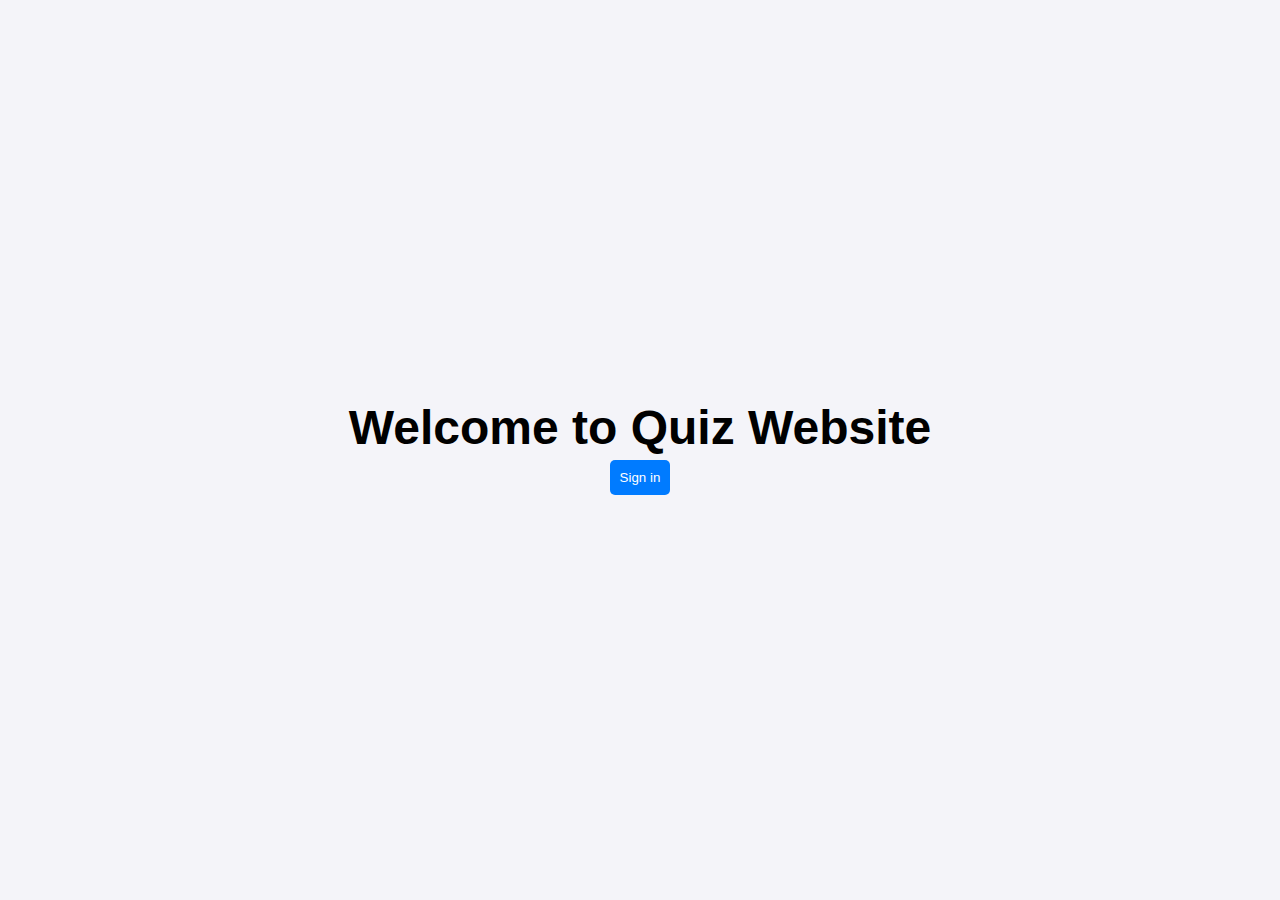
<file: index.html>
<!DOCTYPE html>
<html lang="en">
  <head>
    <meta charset="UTF-8" />
    <meta name="viewport" content="width=device-width, initial-scale=1.0" />
    <title>Quiz Website</title>
    <link rel="stylesheet" href="style.css" />
  </head>
  <body>
    <div class="container">
        <!-- Landing page / Dashboard -->
        <h1 class="heading">Welcome to Quiz Website</h1>
        <button id="signin-btn" class="btn">Sign in</button>
    </div>
    <script src="index.js"></script>
  </body>
  <script>

  </script>
</html>
</file>
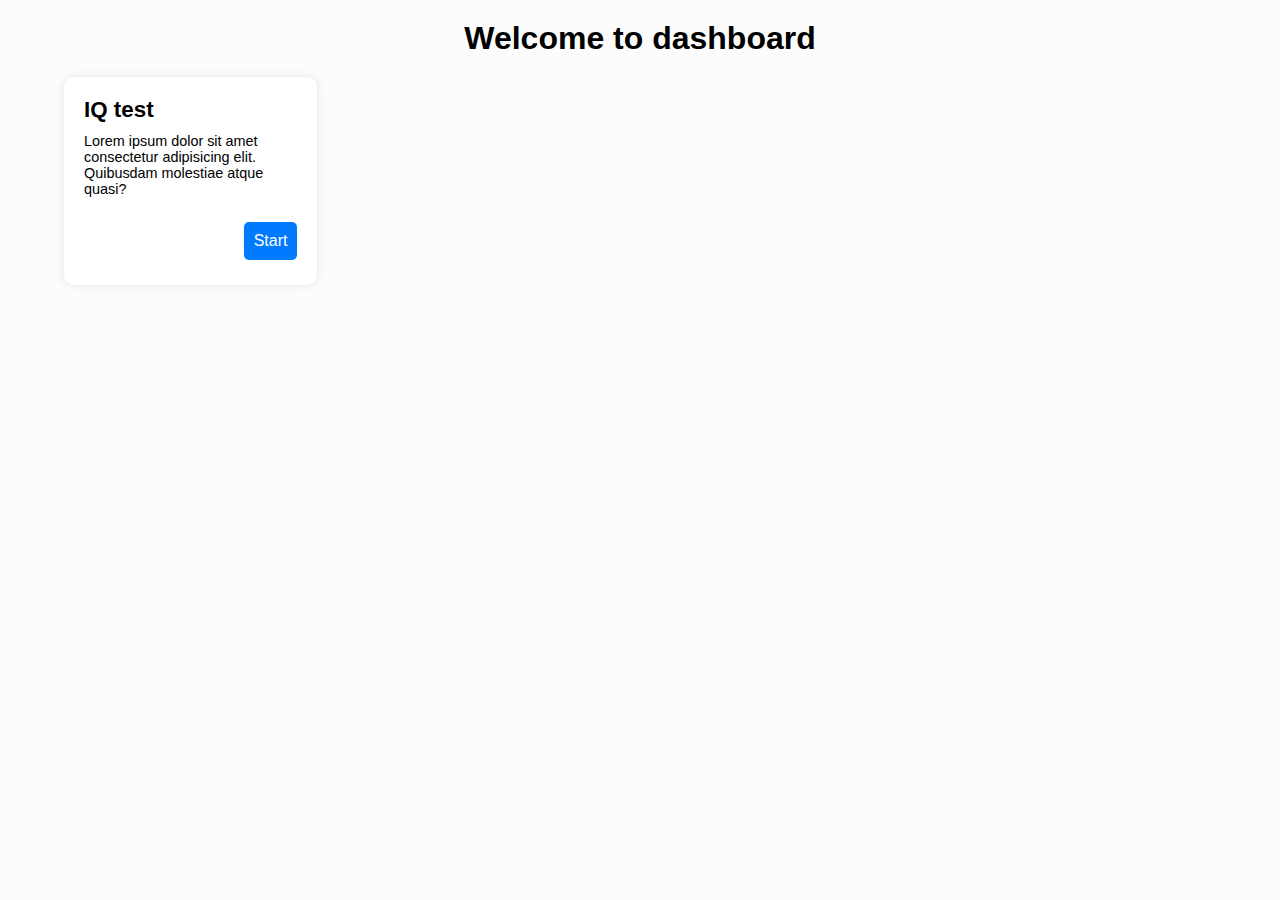
<file: other-pages/dashboard.html>
<!DOCTYPE html>
<html lang="en">
  <head>
    <meta charset="UTF-8" />
    <meta name="viewport" content="width=device-width, initial-scale=1.0" />
    <title>dashboard</title>
    <link rel="stylesheet" href="../style.css" />
  </head>
  <body>
    <div id="dashboard">
      <h1 class="heading">Welcome to dashboard</h1>
      <div class="card-group">
        <div class="card">
          <h2>IQ test</h2>
          <p>
            Lorem ipsum dolor sit amet consectetur adipisicing elit. Quibusdam
            molestiae atque quasi?
          </p>
          <div class="btn-group">
            <div id="btn-start" class="btn">Start</div>
            <!-- <div id="btn-score" class="btn">Score</div> -->
          </div>
        </div>
      </div>
    </div>
    <script src="../index.js"></script>
  </body>
</html>
</file>
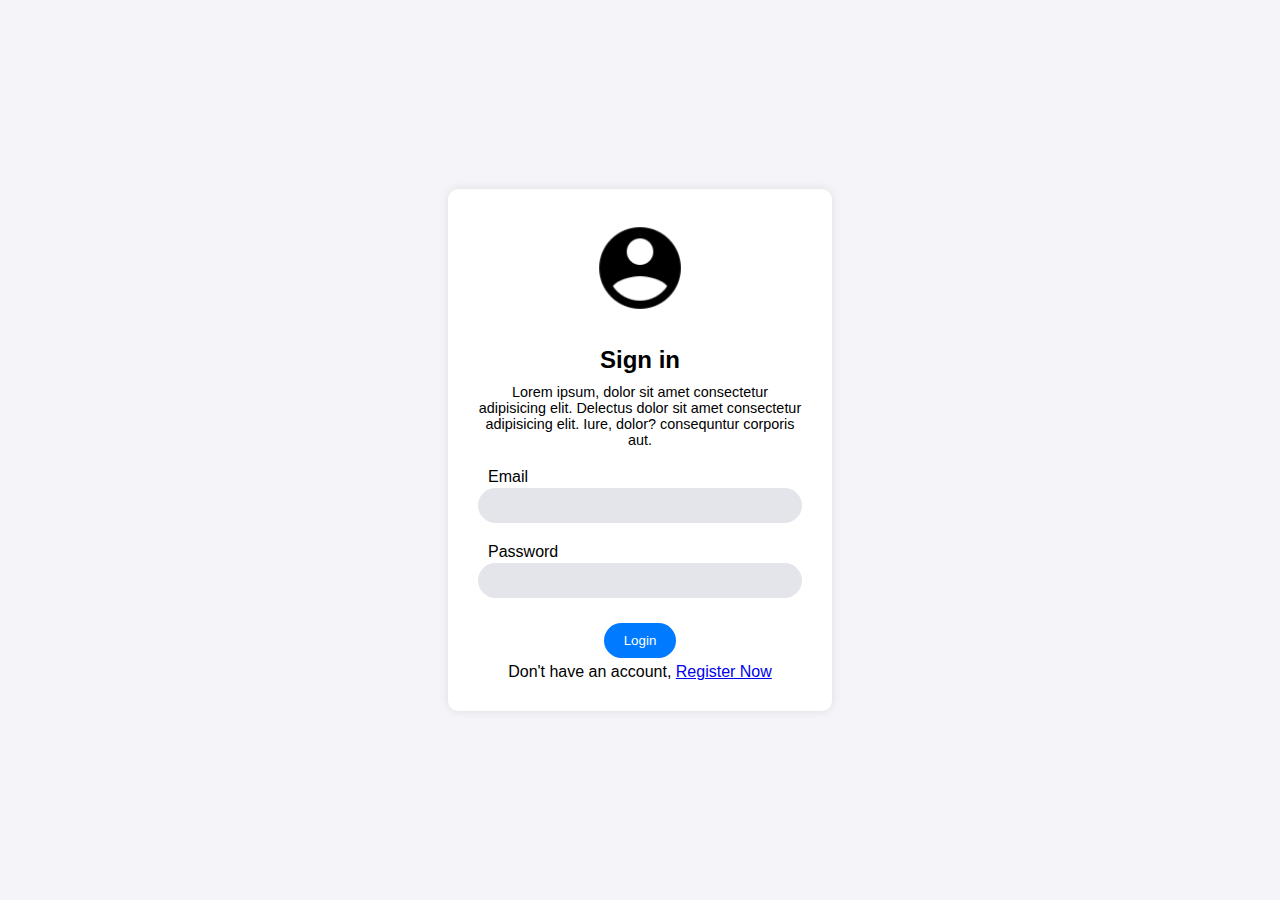
<file: other-pages/login.html>
<!DOCTYPE html>
<html lang="en">
  <head>
    <meta charset="UTF-8" />
    <meta name="viewport" content="width=device-width, initial-scale=1.0" />
    <title>Login</title>
    <link rel="stylesheet" href="../style.css" />
  </head>
  <body>
    <div class="login-container">
      <div class="login-section">
      <div class="profile">
        <img src="../profile.png" alt="" />
      </div>
        <div class="heading">
          <h2>Sign in</h2>
          <p>
            Lorem ipsum, dolor sit amet consectetur adipisicing elit. Delectus
            dolor sit amet consectetur adipisicing elit. Iure, dolor?
            consequntur corporis aut.
          </p>
        </div>
        <form id="login-form" class="form" action="">
          <div class="my-input">
            <label for="email">Email</label>
            <input id="email" type="email" name="name" autocomplete="off" required/>
          </div>
          <div class="my-input">
            <label for="password">Password</label>
            <input id="password" type="password" name="name" autocomplete="off" required/>
          </div>
          <div class="btn-group">
            <button class="sign-up btn">Login</button>
          </div>
          <p class="login-link">
            Don't have an account, <a href="register.html">Register Now</a>
          </p>
        </form>
      </div>
    </div>
    <script src="../index.js"></script>
  </body>
</html>
</file>
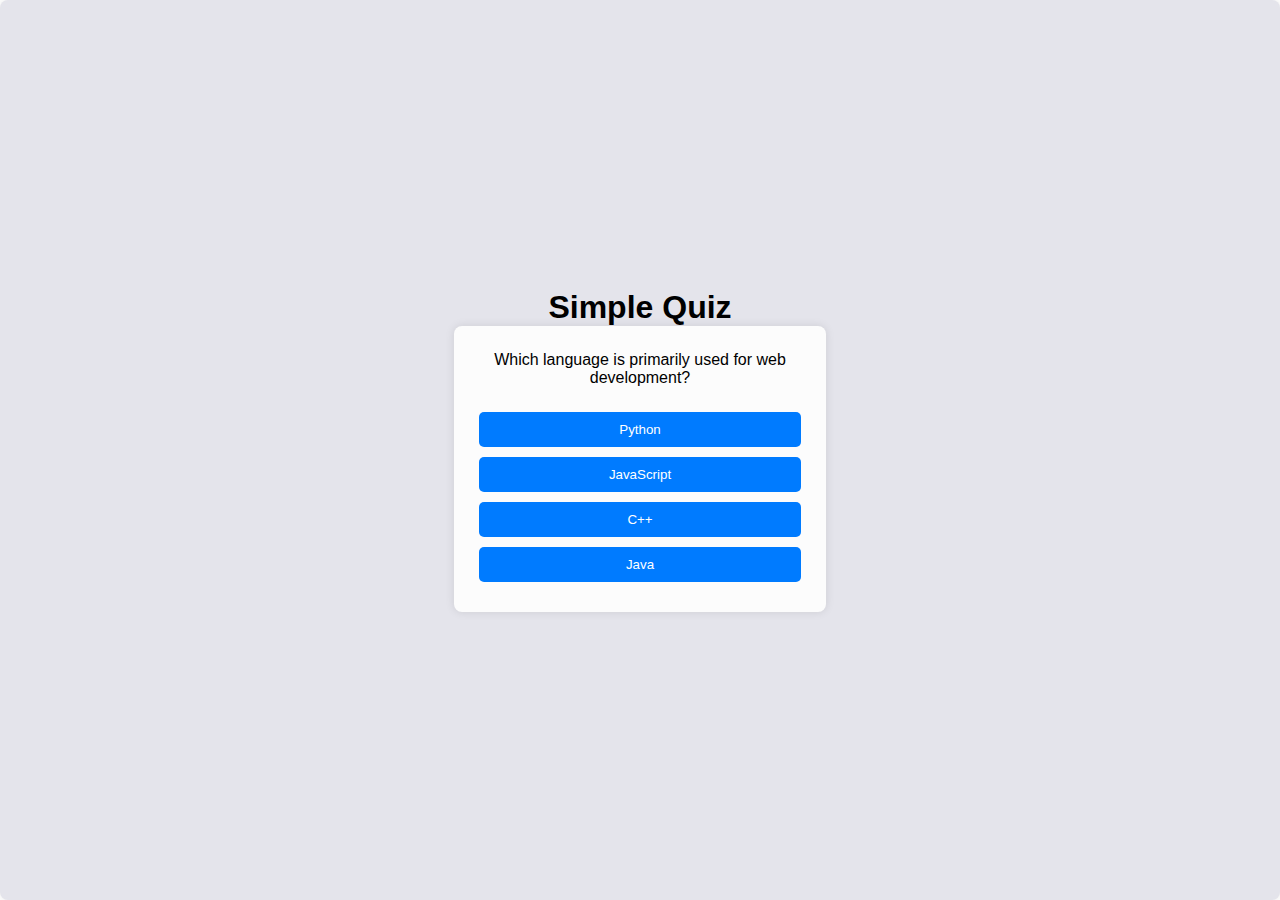
<file: other-pages/quiz.html>
<!DOCTYPE html>
<html lang="en">
<head>
    <meta charset="UTF-8">
    <meta name="viewport" content="width=device-width, initial-scale=1.0">
    <title>Document</title>
    <link rel="stylesheet" href="../style.css">
</head>
<body>
    <div id="quiz-container">
        <h1>Simple Quiz</h1>
        <div class="quiz-card">
            <div id="question">Questions text goes here</div>
            <div id="answer-btn" class="btn-container">
                <!-- Answer buttons -->
            </div>
        </div>
    </div>
    <script src="../index.js"></script>
</body>
</html>
</file>
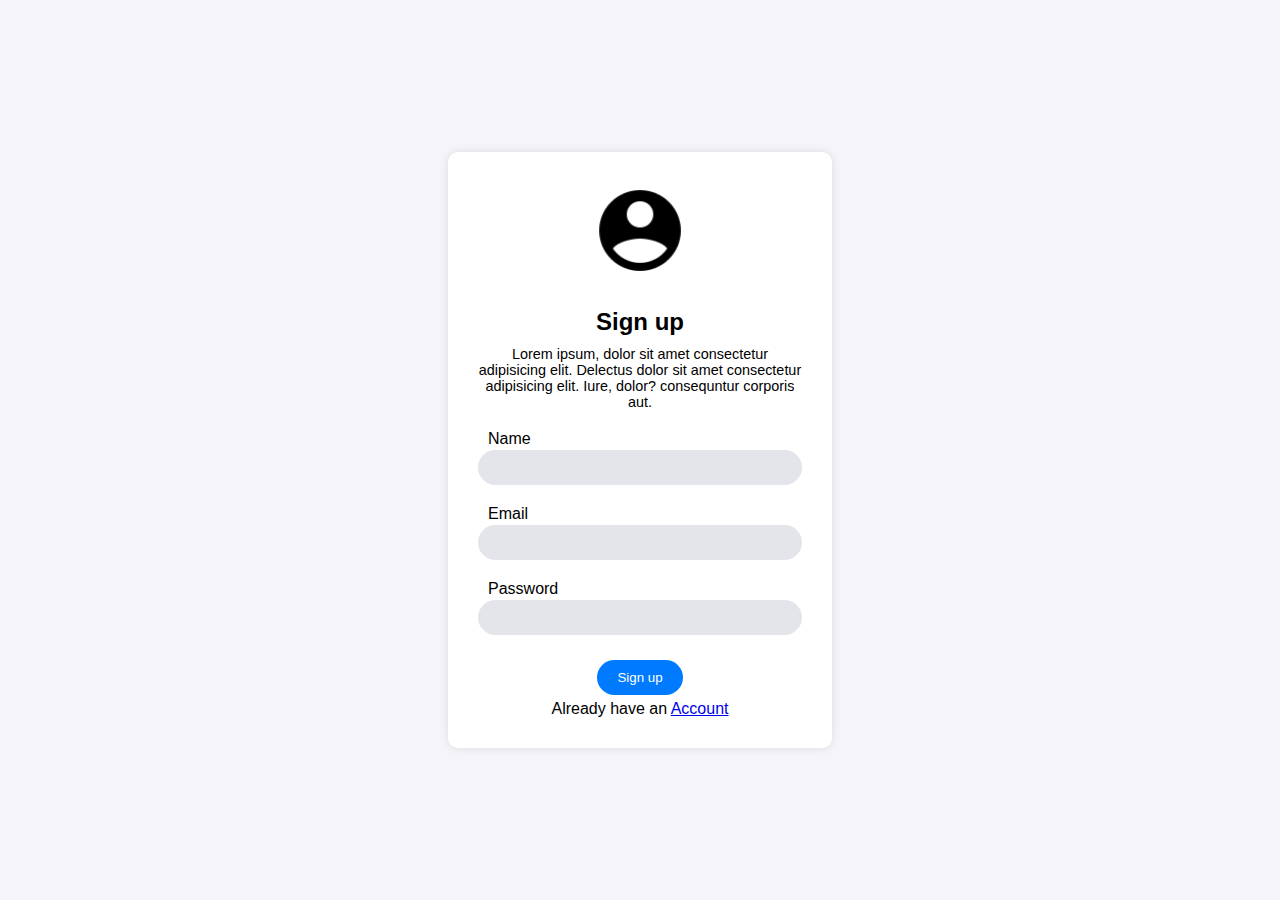
<file: other-pages/register.html>
<!DOCTYPE html>
<html lang="en">
  <head>
    <meta charset="UTF-8" />
    <meta name="viewport" content="width=device-width, initial-scale=1.0" />
    <title>Register</title>
    <link rel="stylesheet" href="../style.css" />
  </head>
  <body>
    <div class="login-container">
      <div class="login-section">
        <div class="profile">
          <img src="../profile.png" alt="" />
        </div>
        <div class="heading">
          <h2>Sign up</h2>
          <p>
            Lorem ipsum, dolor sit amet consectetur adipisicing elit. Delectus
            dolor sit amet consectetur adipisicing elit. Iure, dolor?
            consequntur corporis aut.
          </p>
        </div>
        <form id="register-form" class="form" action="">
          <div class="my-input">
            <label for="username">Name</label>
            <input
              id="username"
              type="text"
              name="name"
              autocomplete="off"
              required
            />
          </div>

          <div class="my-input">
            <label for="email">Email</label>
            <input
              id="email"
              type="email"
              name="name"
              autocomplete="off"
              required
            />
          </div>
          <div class="my-input">
            <label for="password">Password</label>
            <input id="password" type="password" name="name" autocomplete="off"
            / required>
          </div>
          <div class="btn-group">
            <button class="btn sign-up">Sign up</button>
          </div>
          <p class="login-link">
            Already have an <a href="login.html">Account</a>
          </p>
        </form>
      </div>
    </div>
    <script src="../index.js"></script>
  </body>
</html>
</file>
<file: style.css>
* {
  margin: 0;
  padding: 0;
  box-sizing: border-box;
  font-family: Arial, sans-serif;
}

html,
body {
  height: 100%;
  width: 100%;
}

.container {
  display: flex;
  justify-content: center;
  align-items: center;
  height: 100vh;
  margin: 0;
  background-color: #f4f4f9;
  flex-direction: column;
}

.container .heading {
  font-size: 3rem;
}

/* Register */
.login-container {
  width: 100%;
  height: 100vh;
  background-color: #f4f4f9;
  display: flex;
  justify-content: center;
  align-items: center;
}

.login-section {
  width: 30%;
  padding: 30px;
  border-radius: 10px;
  box-shadow: 0 0 10px rgba(0, 0, 0, 0.1);
  background-color: white;
}

.profile {
  width: 30%;
  margin: auto;
}

.profile img {
  width: 100%;
}

.login-section .heading {
  margin-top: 25px;
  text-align: center;
}

.login-section .heading h2 {
  margin-bottom: 10px;
}

.login-section .heading p {
  font-size: 0.9rem;
  margin-bottom: 20px;
}

#register-form .my-input,
#login-form .my-input {
  margin: 20px 0;
}

#register-form .my-input label,
#login-form .my-input label {
  display: block;
  padding-left: 10px;
  margin-bottom: 2px;
}

#register-form .my-input input,
#login-form .my-input input {
  width: 100%;
  background-color: #e4e4eb;
  padding: 10px;
  border: none;
  border-radius: 30px;
}

#register-form .btn-group,
#login-form .btn-group {
  display: flex;
  justify-content: center;
  border-radius: 40px;
}

#register-form .btn,
#login-form .btn {
  border-radius: 40px;
  padding: 10px 20px;
}

.login-link {
  text-align: center;
}

/* Quiz */
#quiz-container {
  width: 400px;
  background: #fff;
  border-radius: 8px;
  box-shadow: 0 0 10px rgba(0, 0, 0, 0.1);
  padding: 20px;
  text-align: center;
}

.btn-container {
  display: flex;
  flex-direction: column;
}

.btn {
  background: #007bff;
  border: none;
  color: white;
  padding: 10px;
  margin: 5px 0;
  border-radius: 5px;
  cursor: pointer;
}

.btn:hover {
  background: #0056b3;
}

.d-none {
  display: none;
}

/* Dashboard */
#dashboard {
  width: 100%;
  height: 100vh;
  background-color: #fcfcfc;
  padding: 20px 0;
}

#dashboard .heading {
  margin-bottom: 20px;
  text-align: center;
}

#dashboard .card-group {
  width: 90%;
  margin: auto;
  display: flex;
}

#dashboard .card {
  width: 22%;
  padding: 20px;
  border-radius: 10px;
  background-color: white;
  box-shadow: 0 0 10px rgba(0, 0, 0, 0.1);
}

#dashboard .card h2 {
  font-size: 1.4rem;
  margin-bottom: 10px;
}

#dashboard .card p {
  font-size: 0.9rem;
  font-weight: 400;
  padding-bottom: 20px;
}

#dashboard .card .btn-group {
  display: flex;
  justify-content: flex-end;
  gap: 0.8rem;
}

#quiz-container{
  width: 100%;
  height: 100vh;
  display: flex;
  justify-content: center;
  align-items: center;
  flex-direction: column;
  background-color: #e4e4eb;
}

.quiz-card #question{
  font-size: 1rem;
  margin-bottom: 20px;
}


.quiz-card{
  width:30%;
  padding:25px;
  border-radius:8px;
  background-color: #fcfcfc;
  box-shadow: 0 0 10px rgba(0, 0, 0, 0.1);
}
</file>
